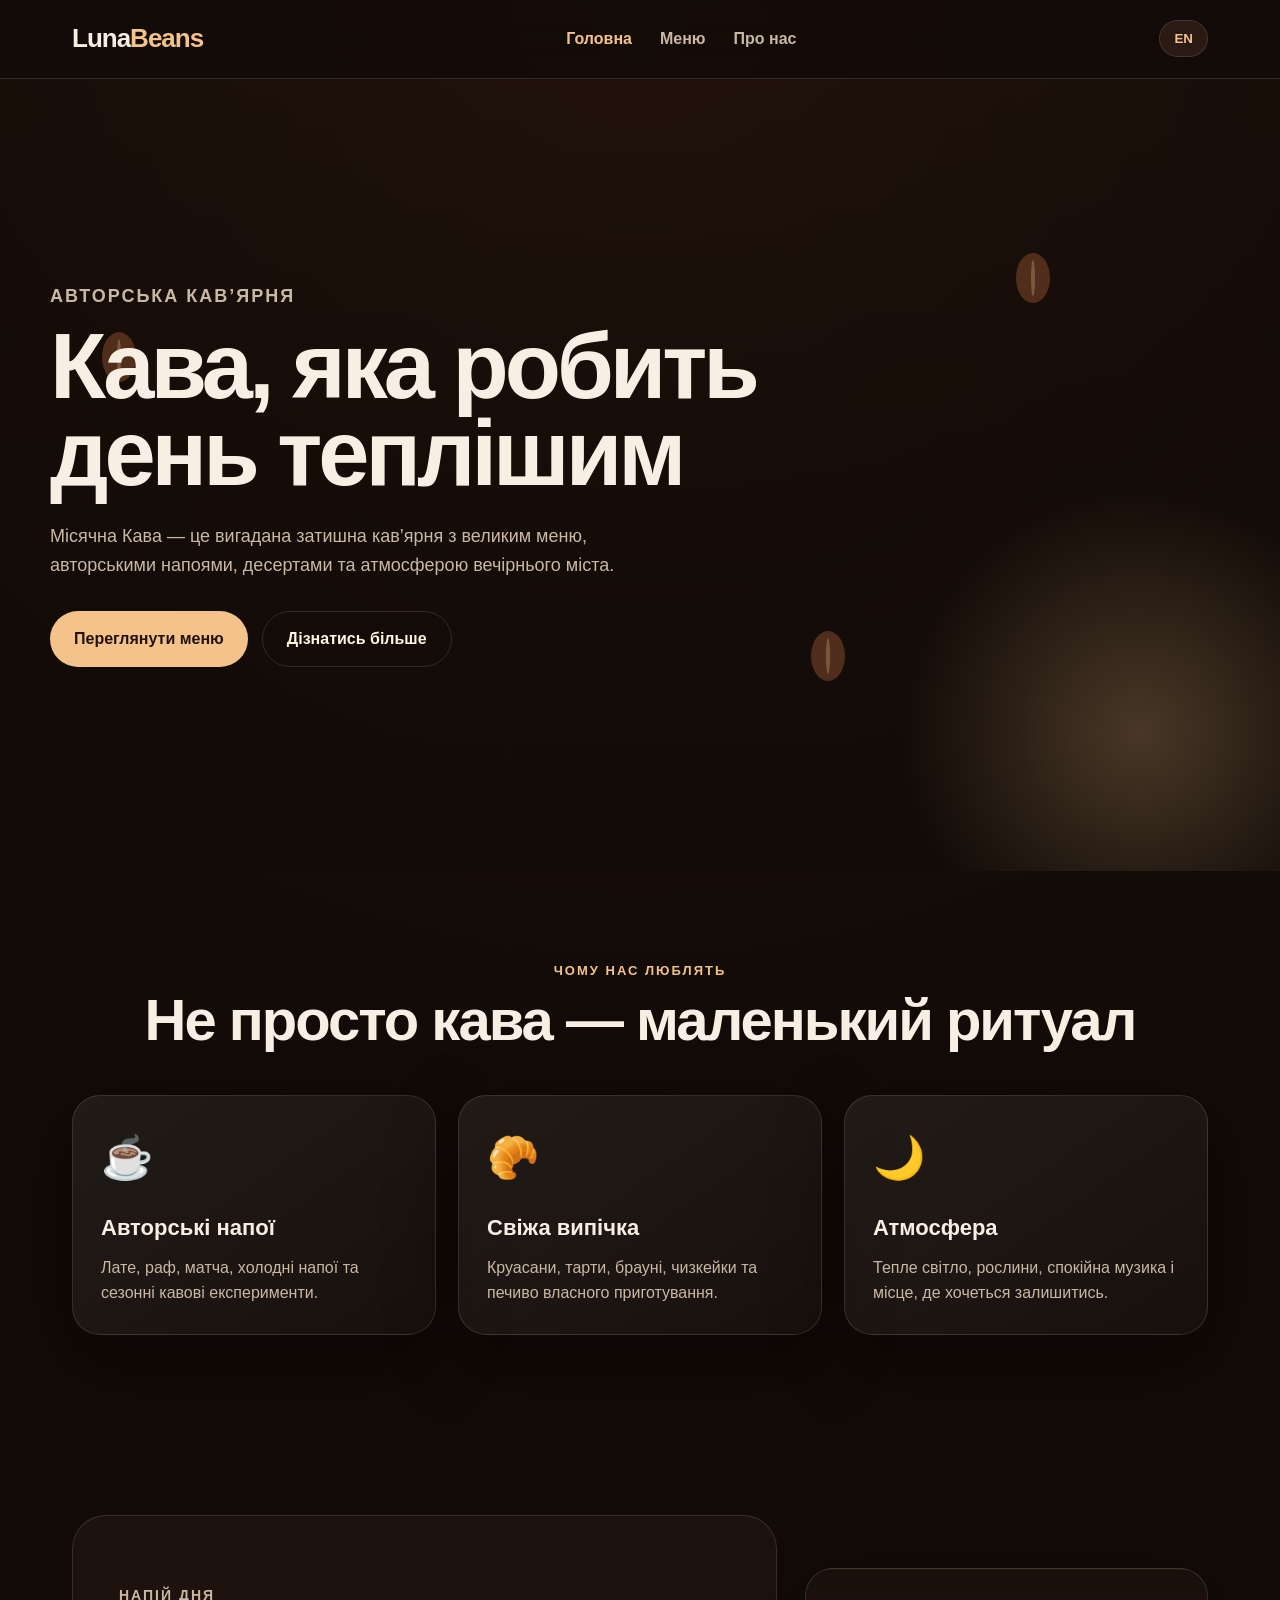
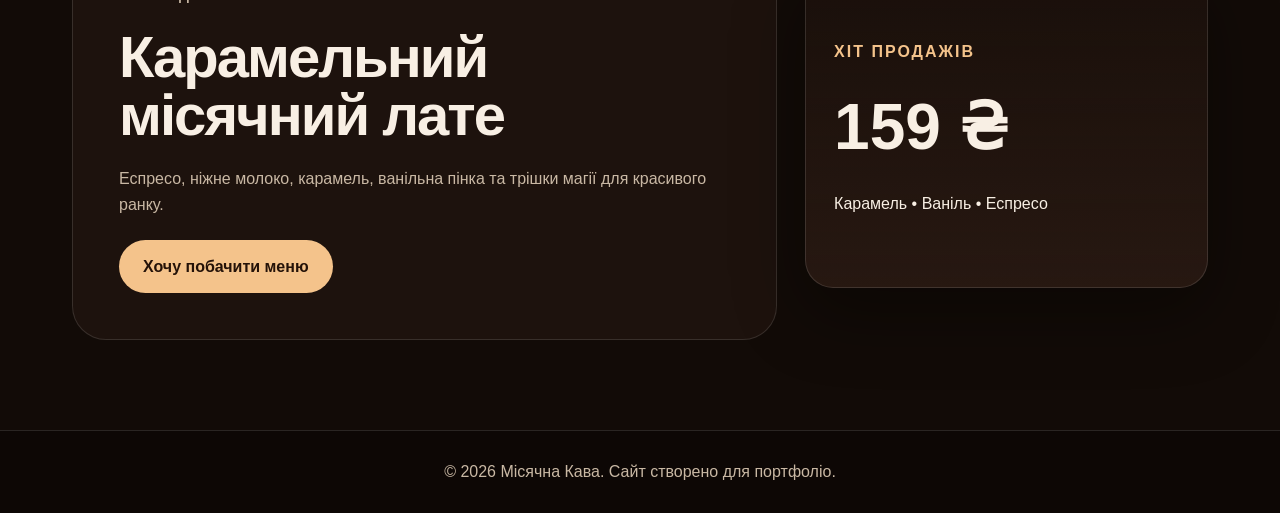
<file: index.html>
<!DOCTYPE html>
<html lang="uk">
<head>
  <meta charset="UTF-8" />
  <meta name="viewport" content="width=device-width, initial-scale=1.0" />
  <title>LunaBeans</title>
  <link rel="stylesheet" href="css/style.css" />
  <link rel="icon" type="image/png" href="favicon.png">
  <!-- Google tag (gtag.js) -->
<script async src="https://www.googletagmanager.com/gtag/js?id=G-Q3MXF04VF8"></script>
<script>
  window.dataLayer = window.dataLayer || [];
  function gtag(){dataLayer.push(arguments);}
  gtag('js', new Date());

  gtag('config', 'G-Q3MXF04VF8');
</script>
</head>
<body>

<div class="page-loader">
  <div class="cup"></div>
  <p data-ua="Готуємо каву..." data-en="Brewing coffee...">Готуємо каву...</p>
</div>

<header class="header">
  <nav class="navbar">
    <a href="index.html" class="logo">Luna<span>Beans</span></a>

    <div class="nav-actions">
      <button class="lang-btn" id="langToggle">EN</button>

      <button class="burger" id="burger">
        <span></span><span></span><span></span>
      </button>
    </div>

    <ul class="nav-links" id="navLinks">
      <li><a href="index.html" class="active" data-ua="Головна" data-en="Home">Головна</a></li>
      <li><a href="menu.html" data-ua="Меню" data-en="Menu">Меню</a></li>
      <li><a href="about.html" data-ua="Про нас" data-en="About">Про нас</a></li>
    </ul>
  </nav>
</header>

<section class="hero">
  <div class="floating-bean bean-1"></div>
  <div class="floating-bean bean-2"></div>
  <div class="floating-bean bean-3"></div>

  <div class="hero-content reveal">
    <p class="subtitle" data-ua="Авторська кав’ярня" data-en="Artisan Coffee House">Авторська кав’ярня</p>
    <h1 data-ua="Кава, яка робить день теплішим" data-en="Coffee that makes your day warmer">
      Кава, яка робить день теплішим
    </h1>
    <p data-ua="Місячна Кава — це вигадана затишна кав’ярня з великим меню, авторськими напоями, десертами та атмосферою вечірнього міста."
       data-en="Moon Coffee is a fictional cozy café with a large menu, signature drinks, desserts and warm city vibes.">
      Місячна Кава — це вигадана затишна кав’ярня з великим меню, авторськими напоями, десертами та атмосферою вечірнього міста.
    </p>

    <div class="hero-buttons">
      <a href="menu.html" class="btn primary" data-ua="Переглянути меню" data-en="View Menu">Переглянути меню</a>
      <a href="about.html" class="btn secondary" data-ua="Дізнатись більше" data-en="Learn More">Дізнатись більше</a>
    </div>
  </div>
</section>

<section class="section">
  <div class="section-title reveal">
    <p data-ua="Чому нас люблять" data-en="Why people love us">Чому нас люблять</p>
    <h2 data-ua="Не просто кава — маленький ритуал" data-en="Not just coffee — a small ritual">
      Не просто кава — маленький ритуал
    </h2>
  </div>

  <div class="cards">
    <div class="card reveal">
      <div class="icon">☕</div>
      <h3 data-ua="Авторські напої" data-en="Signature Drinks">Авторські напої</h3>
      <p data-ua="Лате, раф, матча, холодні напої та сезонні кавові експерименти."
         data-en="Lattes, raf coffee, matcha, cold drinks and seasonal coffee experiments.">
        Лате, раф, матча, холодні напої та сезонні кавові експерименти.
      </p>
    </div>

    <div class="card reveal">
      <div class="icon">🥐</div>
      <h3 data-ua="Свіжа випічка" data-en="Fresh Bakery">Свіжа випічка</h3>
      <p data-ua="Круасани, тарти, брауні, чизкейки та печиво власного приготування."
         data-en="Croissants, tarts, brownies, cheesecakes and homemade cookies.">
        Круасани, тарти, брауні, чизкейки та печиво власного приготування.
      </p>
    </div>

    <div class="card reveal">
      <div class="icon">🌙</div>
      <h3 data-ua="Атмосфера" data-en="Atmosphere">Атмосфера</h3>
      <p data-ua="Тепле світло, рослини, спокійна музика і місце, де хочеться залишитись."
         data-en="Warm lights, plants, calm music and a place you want to stay in.">
        Тепле світло, рослини, спокійна музика і місце, де хочеться залишитись.
      </p>
    </div>
  </div>
</section>

<section class="highlight section reveal">
  <div class="highlight-text">
    <p class="subtitle" data-ua="Напій дня" data-en="Drink of the day">Напій дня</p>
    <h2 data-ua="Карамельний місячний лате" data-en="Caramel Moon Latte">Карамельний місячний лате</h2>
    <p data-ua="Еспресо, ніжне молоко, карамель, ванільна пінка та трішки магії для красивого ранку."
       data-en="Espresso, soft milk, caramel, vanilla foam and a little magic for a beautiful morning.">
      Еспресо, ніжне молоко, карамель, ванільна пінка та трішки магії для красивого ранку.
    </p>
    <a href="menu.html" class="btn primary" data-ua="Хочу побачити меню" data-en="Explore Menu">Хочу побачити меню</a>
  </div>

  <div class="highlight-box">
    <span data-ua="Хіт продажів" data-en="Best Seller">Хіт продажів</span>
    <h3>159 ₴</h3>
    <p data-ua="Карамель • Ваніль • Еспресо" data-en="Caramel • Vanilla • Espresso">Карамель • Ваніль • Еспресо</p>
  </div>
</section>

<footer class="footer">
  <p 
    data-ua="© 2026 Місячна Кава. Сайт створено для портфоліо."
    data-en="© 2026 Moon Coffee. Portfolio website.">
    © 2026 Місячна Кава. Сайт створено для портфоліо.
  </p>
</footer>

<script src="js/script.js"></script>
</body>
</html>
</file>
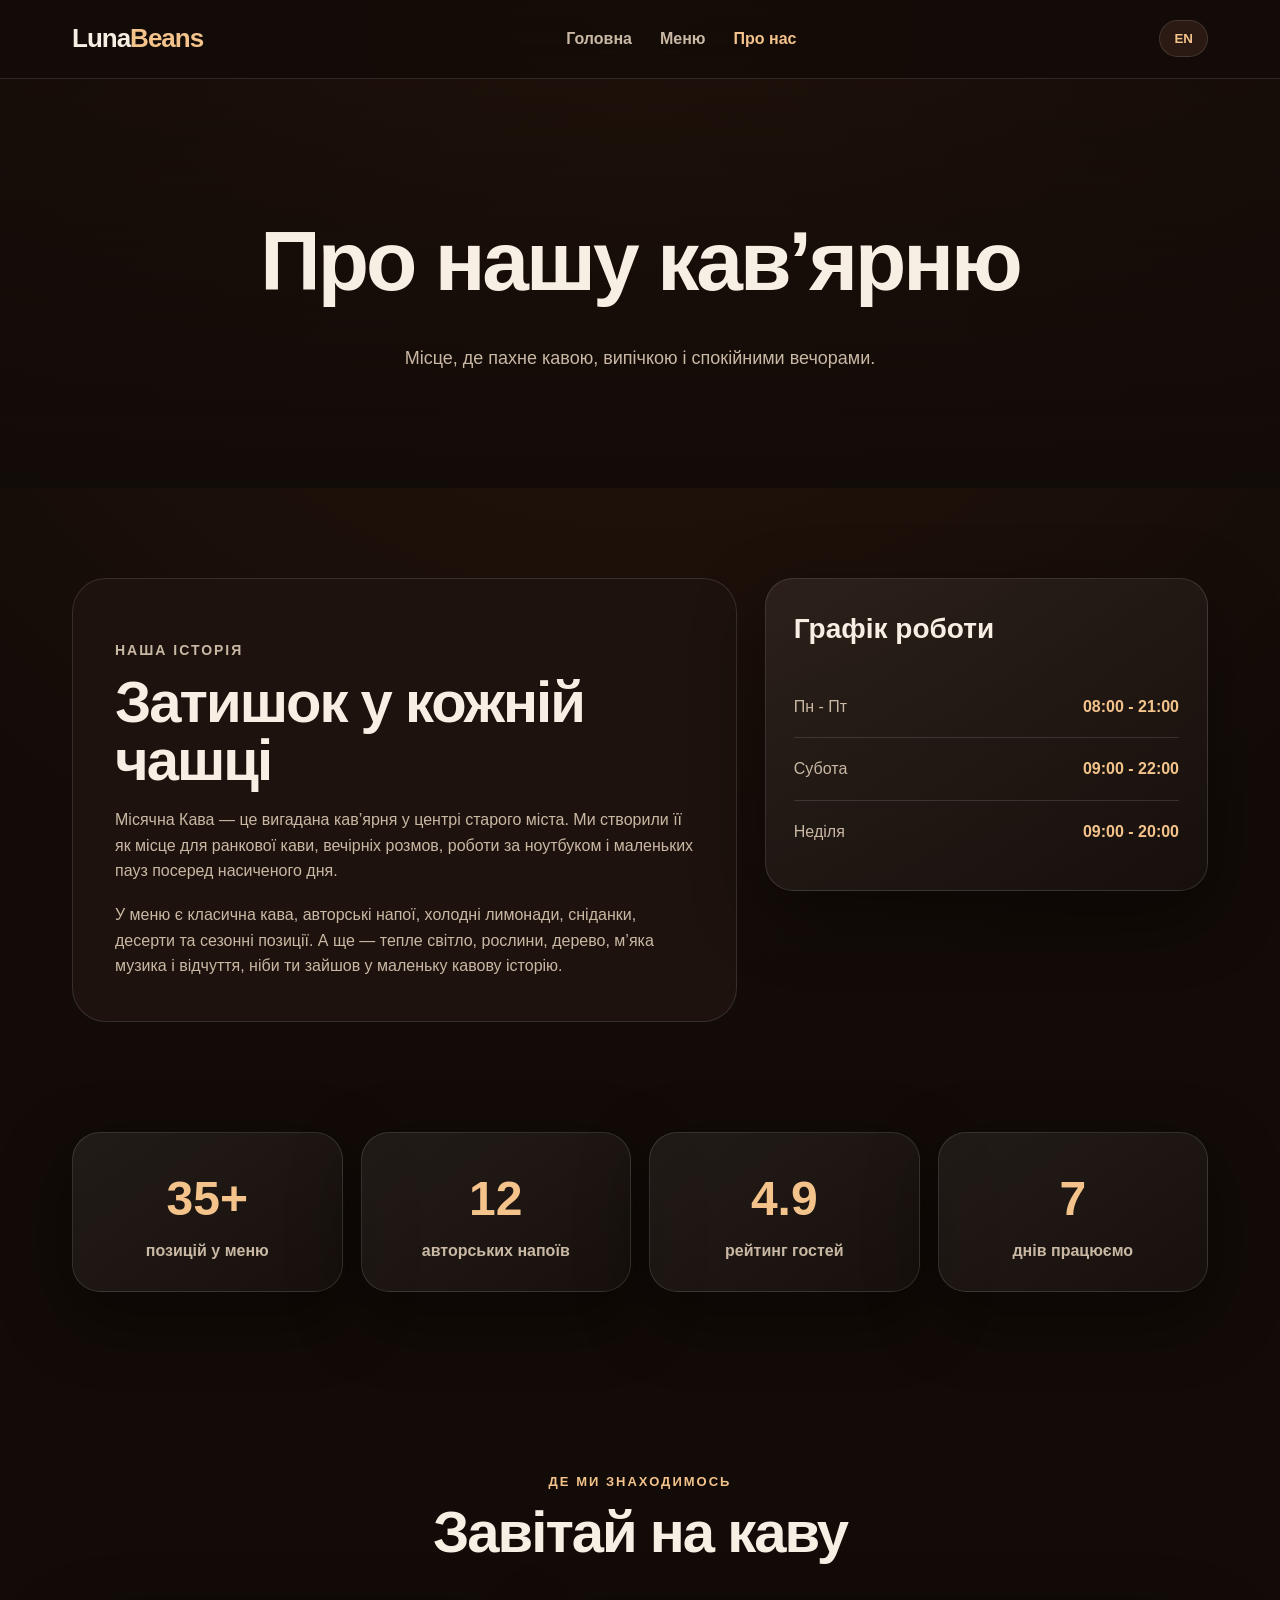
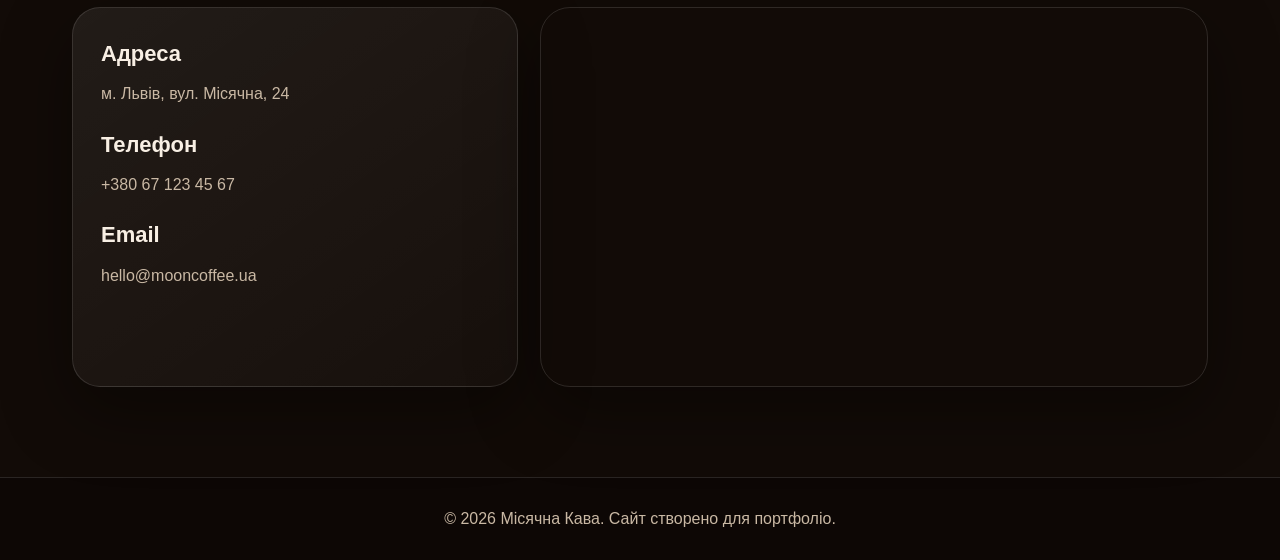
<file: about.html>
<!DOCTYPE html>
<html lang="uk">
<head>
  <meta charset="UTF-8" />
  <meta name="viewport" content="width=device-width, initial-scale=1.0" />
  <title>Про нас | LunaBeans</title>
  <link rel="stylesheet" href="css/style.css" />
  <link rel="icon" type="image/png" href="favicon.png">
</head>
<body>

<div class="page-loader">
  <div class="cup"></div>
  <p data-ua="Відчиняємо двері..." data-en="Opening the doors...">Відчиняємо двері...</p>
</div>

<header class="header">
  <nav class="navbar">
    <a href="index.html" class="logo">Luna<span>Beans</span></a>

    <div class="nav-actions">
      <button class="lang-btn" id="langToggle">EN</button>
      <button class="burger" id="burger">
        <span></span><span></span><span></span>
      </button>
    </div>

    <ul class="nav-links" id="navLinks">
      <li><a href="index.html" data-ua="Головна" data-en="Home">Головна</a></li>
      <li><a href="menu.html" data-ua="Меню" data-en="Menu">Меню</a></li>
      <li><a href="about.html" class="active" data-ua="Про нас" data-en="About">Про нас</a></li>
    </ul>
  </nav>
</header>

<section class="page-hero about-bg">
  <h1 data-ua="Про нашу кав’ярню" data-en="About our café">Про нашу кав’ярню</h1>
  <p data-ua="Місце, де пахне кавою, випічкою і спокійними вечорами."
     data-en="A place that smells like coffee, pastries and calm evenings.">
    Місце, де пахне кавою, випічкою і спокійними вечорами.
  </p>
</section>

<section class="about-section section">
  <div class="about-text reveal">
    <p class="subtitle" data-ua="Наша історія" data-en="Our story">Наша історія</p>
    <h2 data-ua="Затишок у кожній чашці" data-en="Cozy feeling in every cup">Затишок у кожній чашці</h2>

    <p data-ua="Місячна Кава — це вигадана кав’ярня у центрі старого міста. Ми створили її як місце для ранкової кави, вечірніх розмов, роботи за ноутбуком і маленьких пауз посеред насиченого дня."
       data-en="Moon Coffee is a fictional café in the heart of the old city. We created it as a place for morning coffee, evening talks, laptop work and small breaks during a busy day.">
      Місячна Кава — це вигадана кав’ярня у центрі старого міста. Ми створили її як місце для ранкової кави, вечірніх розмов, роботи за ноутбуком і маленьких пауз посеред насиченого дня.
    </p>

    <p data-ua="У меню є класична кава, авторські напої, холодні лимонади, сніданки, десерти та сезонні позиції. А ще — тепле світло, рослини, дерево, м’яка музика і відчуття, ніби ти зайшов у маленьку кавову історію."
       data-en="The menu includes classic coffee, signature drinks, cold lemonades, breakfasts, desserts and seasonal items. Also warm lights, plants, wood, soft music and the feeling that you entered a small coffee story.">
      У меню є класична кава, авторські напої, холодні лимонади, сніданки, десерти та сезонні позиції. А ще — тепле світло, рослини, дерево, м’яка музика і відчуття, ніби ти зайшов у маленьку кавову історію.
    </p>
  </div>

  <div class="about-panel reveal">
    <h3 data-ua="Графік роботи" data-en="Opening Hours">Графік роботи</h3>
    <ul>
      <li><span data-ua="Пн - Пт" data-en="Mon - Fri">Пн - Пт</span><strong>08:00 - 21:00</strong></li>
      <li><span data-ua="Субота" data-en="Saturday">Субота</span><strong>09:00 - 22:00</strong></li>
      <li><span data-ua="Неділя" data-en="Sunday">Неділя</span><strong>09:00 - 20:00</strong></li>
    </ul>
  </div>
</section>

<section class="stats section">
  <div class="stat reveal">
    <h3>35+</h3>
    <p data-ua="позицій у меню" data-en="menu items">позицій у меню</p>
  </div>

  <div class="stat reveal">
    <h3>12</h3>
    <p data-ua="авторських напоїв" data-en="signature drinks">авторських напоїв</p>
  </div>

  <div class="stat reveal">
    <h3>4.9</h3>
    <p data-ua="рейтинг гостей" data-en="guest rating">рейтинг гостей</p>
  </div>

  <div class="stat reveal">
    <h3>7</h3>
    <p data-ua="днів працюємо" data-en="days open">днів працюємо</p>
  </div>
</section>

<section class="section">
  <div class="section-title reveal">
    <p data-ua="Де ми знаходимось" data-en="Where to find us">Де ми знаходимось</p>
    <h2 data-ua="Завітай на каву" data-en="Come for coffee">Завітай на каву</h2>
  </div>

  <div class="contact-map">
    <div class="contact-card reveal">
      <h3 data-ua="Адреса" data-en="Address">Адреса</h3>
      <p data-ua="м. Львів, вул. Місячна, 24" data-en="Lviv, Moonlight Street, 24">м. Львів, вул. Місячна, 24</p>

      <h3 data-ua="Телефон" data-en="Phone">Телефон</h3>
      <p>+380 67 123 45 67</p>

      <h3>Email</h3>
      <p>hello@mooncoffee.ua</p>
    </div>

    <div class="map reveal">
      <iframe
        src="https://www.google.com/maps?q=Lviv%20Ukraine&output=embed"
        loading="lazy"
        referrerpolicy="no-referrer-when-downgrade">
      </iframe>
    </div>
  </div>
</section>

<footer class="footer">
  <p 
    data-ua="© 2026 Місячна Кава. Сайт створено для портфоліо."
    data-en="© 2026 Moon Coffee. Portfolio website.">
    © 2026 Місячна Кава. Сайт створено для портфоліо.
  </p>
</footer>

<script src="js/script.js"></script>
</body>
</html>
</file>
<file: css/style.css>
* {
  margin: 0;
  padding: 0;
  box-sizing: border-box;
}

:root {
  --bg: #120b07;
  --bg-soft: #1d120d;
  --card: #2a1a13;
  --coffee: #c7834c;
  --coffee-light: #f4c38b;
  --cream: #fff4df;
  --text: #f8efe4;
  --muted: #c9b8a4;
  --border: rgba(255, 255, 255, 0.12);
  --shadow: 0 24px 70px rgba(0, 0, 0, 0.38);
}

html {
  scroll-behavior: smooth;
}

body {
  font-family: Arial, sans-serif;
  background: radial-gradient(circle at top, #2a160d 0%, var(--bg) 45%);
  color: var(--text);
  line-height: 1.6;
  overflow-x: hidden;
}

body.transitioning {
  overflow: hidden;
}

a {
  text-decoration: none;
  color: inherit;
}

img {
  width: 100%;
  display: block;
}

.page-loader {
  position: fixed;
  inset: 0;
  z-index: 9999;
  background: #120b07;
  display: flex;
  flex-direction: column;
  align-items: center;
  justify-content: center;
  transition: 0.65s ease;
}

.page-loader.hide {
  opacity: 0;
  visibility: hidden;
  pointer-events: none;
}

.cup {
  width: 70px;
  height: 54px;
  border: 4px solid var(--coffee-light);
  border-radius: 0 0 22px 22px;
  position: relative;
  animation: cupFloat 1.2s ease-in-out infinite;
}

.cup::before {
  content: "";
  position: absolute;
  right: -24px;
  top: 10px;
  width: 20px;
  height: 24px;
  border: 4px solid var(--coffee-light);
  border-left: none;
  border-radius: 0 15px 15px 0;
}

.cup::after {
  content: "";
  position: absolute;
  left: 13px;
  top: -28px;
  width: 10px;
  height: 22px;
  background: rgba(244, 195, 139, 0.5);
  border-radius: 20px;
  box-shadow: 18px -6px rgba(244, 195, 139, 0.35), 34px 2px rgba(244, 195, 139, 0.25);
  animation: steam 1.1s ease-in-out infinite;
}

.page-loader p {
  margin-top: 22px;
  color: var(--coffee-light);
  font-weight: 800;
}

@keyframes cupFloat {
  50% {
    transform: translateY(-8px);
  }
}

@keyframes steam {
  50% {
    transform: translateY(-8px);
    opacity: 0.4;
  }
}

.header {
  position: sticky;
  top: 0;
  z-index: 100;
  background: rgba(18, 11, 7, 0.86);
  backdrop-filter: blur(18px);
  border-bottom: 1px solid var(--border);
}

.navbar {
  max-width: 1180px;
  margin: 0 auto;
  padding: 18px 22px;
  display: flex;
  align-items: center;
  justify-content: space-between;
}

.logo {
  font-size: 26px;
  font-weight: 900;
  letter-spacing: -1px;
}

.logo span {
  color: var(--coffee-light);
}

.nav-links {
  display: flex;
  list-style: none;
  gap: 28px;
}

.nav-links a {
  color: var(--muted);
  font-weight: 700;
  transition: 0.3s;
}

.nav-links a:hover,
.nav-links a.active {
  color: var(--coffee-light);
}

.nav-actions {
  display: flex;
  align-items: center;
  gap: 10px;
  order: 3;
}

.lang-btn {
  border: 1px solid var(--border);
  background: var(--card);
  color: var(--coffee-light);
  padding: 10px 14px;
  border-radius: 999px;
  font-weight: 900;
  cursor: pointer;
  transition: 0.3s;
}

.lang-btn:hover {
  transform: translateY(-2px);
  background: rgba(244, 195, 139, 0.12);
}

.burger {
  display: none;
  width: 42px;
  height: 42px;
  border: 1px solid var(--border);
  background: var(--card);
  border-radius: 12px;
  cursor: pointer;
}

.burger span {
  display: block;
  width: 20px;
  height: 2px;
  background: var(--cream);
  margin: 5px auto;
  transition: 0.3s;
}

.hero {
  min-height: 88vh;
  display: flex;
  align-items: center;
  padding: 90px 22px;
  position: relative;
  overflow: hidden;
  background:
    linear-gradient(rgba(18, 11, 7, 0.35), rgba(18, 11, 7, 0.95)),
    url("https://images.unsplash.com/photo-1495474472287-4d71bcdd2085?auto=format&fit=crop&w=1800&q=80");
  background-size: cover;
  background-position: center;
}

.hero::after {
  content: "";
  position: absolute;
  width: 520px;
  height: 520px;
  right: -120px;
  bottom: -120px;
  background: radial-gradient(circle, rgba(244,195,139,0.24), transparent 65%);
}

.hero-content {
  max-width: 1180px;
  margin: 0 auto;
  width: 100%;
  position: relative;
  z-index: 2;
}

.subtitle {
  color: var(--coffee-light);
  text-transform: uppercase;
  letter-spacing: 2px;
  font-size: 14px;
  font-weight: 800;
  margin-bottom: 12px;
}

.hero h1 {
  max-width: 780px;
  font-size: clamp(46px, 8vw, 92px);
  line-height: 0.95;
  letter-spacing: -4px;
  margin-bottom: 24px;
}

.hero p {
  max-width: 620px;
  color: var(--muted);
  font-size: 18px;
}

.hero-buttons {
  display: flex;
  flex-wrap: wrap;
  gap: 14px;
  margin-top: 32px;
}

.btn {
  display: inline-flex;
  align-items: center;
  justify-content: center;
  padding: 14px 24px;
  border-radius: 999px;
  font-weight: 900;
  transition: 0.3s;
}

.btn.primary {
  background: var(--coffee-light);
  color: #241208;
}

.btn.primary:hover {
  transform: translateY(-3px);
  box-shadow: 0 16px 35px rgba(244, 195, 139, 0.25);
}

.btn.secondary {
  border: 1px solid var(--border);
  color: var(--cream);
}

.btn.secondary:hover {
  background: rgba(255, 255, 255, 0.08);
}

.floating-bean {
  position: absolute;
  width: 34px;
  height: 50px;
  background: #5c3320;
  border-radius: 50%;
  z-index: 1;
  opacity: 0.85;
  animation: floatBean 5s ease-in-out infinite;
}

.floating-bean::after {
  content: "";
  position: absolute;
  left: 15px;
  top: 7px;
  width: 4px;
  height: 36px;
  background: rgba(244, 195, 139, 0.35);
  border-radius: 50%;
}

.bean-1 {
  top: 22%;
  right: 18%;
}

.bean-2 {
  bottom: 24%;
  right: 34%;
  animation-delay: 1s;
}

.bean-3 {
  top: 32%;
  left: 8%;
  animation-delay: 2s;
}

@keyframes floatBean {
  50% {
    transform: translateY(-20px) rotate(16deg);
  }
}

.section {
  max-width: 1180px;
  margin: 0 auto;
  padding: 90px 22px;
}

.section-title {
  text-align: center;
  margin-bottom: 46px;
}

.section-title p {
  color: var(--coffee-light);
  text-transform: uppercase;
  letter-spacing: 2px;
  font-size: 13px;
  font-weight: 800;
}

.section-title h2,
.highlight-text h2,
.about-text h2 {
  font-size: clamp(34px, 5vw, 58px);
  line-height: 1;
  letter-spacing: -2px;
  margin-top: 10px;
}

.cards {
  display: grid;
  grid-template-columns: repeat(3, 1fr);
  gap: 22px;
}

.card,
.contact-card,
.stat,
.about-panel,
.highlight-box {
  background: linear-gradient(145deg, rgba(255,255,255,0.07), rgba(255,255,255,0.025));
  border: 1px solid var(--border);
  border-radius: 28px;
  padding: 28px;
  box-shadow: var(--shadow);
}

.icon {
  font-size: 42px;
  margin-bottom: 18px;
}

.card h3,
.contact-card h3 {
  font-size: 22px;
  margin-bottom: 10px;
}

.card p,
.contact-card p,
.about-text p,
.highlight-text p {
  color: var(--muted);
}

.highlight {
  display: grid;
  grid-template-columns: 1.4fr 0.8fr;
  gap: 28px;
  align-items: center;
}

.highlight-text {
  background: var(--bg-soft);
  border: 1px solid var(--border);
  border-radius: 34px;
  padding: 46px;
}

.highlight-text p {
  margin: 22px 0;
  max-width: 620px;
}

.highlight-box {
  min-height: 320px;
  display: flex;
  flex-direction: column;
  justify-content: center;
  background:
    linear-gradient(rgba(42, 26, 19, 0.32), rgba(42, 26, 19, 0.88)),
    url("https://images.unsplash.com/photo-1517701604599-bb29b565090c?auto=format&fit=crop&w=900&q=80");
  background-size: cover;
  background-position: center;
}

.highlight-box span {
  color: var(--coffee-light);
  font-weight: 900;
  text-transform: uppercase;
  letter-spacing: 2px;
}

.highlight-box h3 {
  font-size: 64px;
  margin: 12px 0;
}

.page-hero {
  padding: 115px 22px;
  text-align: center;
  background:
    linear-gradient(rgba(18, 11, 7, 0.55), rgba(18, 11, 7, 0.95)),
    url("https://images.unsplash.com/photo-1509042239860-f550ce710b93?auto=format&fit=crop&w=1800&q=80");
  background-size: cover;
  background-position: center;
}

.menu-bg {
  background:
    linear-gradient(rgba(18, 11, 7, 0.5), rgba(18, 11, 7, 0.95)),
    url("https://images.unsplash.com/photo-1442512595331-e89e73853f31?auto=format&fit=crop&w=1800&q=80");
  background-size: cover;
  background-position: center;
}

.about-bg {
  background:
    linear-gradient(rgba(18, 11, 7, 0.5), rgba(18, 11, 7, 0.95)),
    url("https://images.unsplash.com/photo-1554118811-1e0d58224f24?auto=format&fit=crop&w=1800&q=80");
  background-size: cover;
  background-position: center;
}

.page-hero h1 {
  font-size: clamp(46px, 7vw, 84px);
  letter-spacing: -3px;
}

.page-hero p {
  color: var(--muted);
  max-width: 650px;
  margin: 16px auto 0;
  font-size: 18px;
}

.menu-tabs {
  display: flex;
  justify-content: center;
  flex-wrap: wrap;
  gap: 12px;
  margin-bottom: 42px;
}

.tab-btn {
  border: 1px solid var(--border);
  background: var(--card);
  color: var(--muted);
  padding: 12px 18px;
  border-radius: 999px;
  cursor: pointer;
  font-weight: 900;
  transition: 0.3s;
}

.tab-btn:hover,
.tab-btn.active {
  color: #241208;
  background: var(--coffee-light);
}

.product-grid {
  display: grid;
  grid-template-columns: repeat(3, 1fr);
  gap: 22px;
}

.product-card {
  background: linear-gradient(145deg, rgba(255,255,255,0.07), rgba(255,255,255,0.025));
  border: 1px solid var(--border);
  border-radius: 30px;
  overflow: hidden;
  box-shadow: var(--shadow);
  transition: 0.35s;
}

.product-card.hide {
  display: none;
}

.product-card:hover {
  transform: translateY(-8px);
  border-color: rgba(244, 195, 139, 0.55);
}

.product-card img {
  height: 230px;
  object-fit: cover;
}

.product-info {
  padding: 22px;
}

.tag {
  display: inline-block;
  padding: 6px 12px;
  background: rgba(244, 195, 139, 0.12);
  color: var(--coffee-light);
  border: 1px solid rgba(244, 195, 139, 0.25);
  border-radius: 999px;
  font-size: 12px;
  font-weight: 900;
  margin-bottom: 12px;
}

.product-info h3 {
  font-size: 22px;
  line-height: 1.15;
  margin-bottom: 10px;
}

.product-info p {
  color: var(--muted);
  margin-bottom: 18px;
}

.product-info strong {
  color: var(--coffee-light);
  font-size: 24px;
}

.about-section {
  display: grid;
  grid-template-columns: 1.2fr 0.8fr;
  gap: 28px;
  align-items: start;
}

.about-text {
  background: var(--bg-soft);
  border: 1px solid var(--border);
  border-radius: 34px;
  padding: 42px;
}

.about-text p {
  margin-top: 18px;
}

.about-panel h3 {
  font-size: 28px;
  margin-bottom: 24px;
}

.about-panel ul {
  list-style: none;
}

.about-panel li {
  display: flex;
  justify-content: space-between;
  gap: 16px;
  padding: 18px 0;
  border-bottom: 1px solid var(--border);
}

.about-panel li:last-child {
  border-bottom: none;
}

.about-panel span {
  color: var(--muted);
}

.about-panel strong {
  color: var(--coffee-light);
}

.stats {
  display: grid;
  grid-template-columns: repeat(4, 1fr);
  gap: 18px;
  padding-top: 20px;
}

.stat {
  text-align: center;
}

.stat h3 {
  font-size: 48px;
  color: var(--coffee-light);
}

.stat p {
  color: var(--muted);
  font-weight: 800;
}

.contact-map {
  display: grid;
  grid-template-columns: 0.8fr 1.2fr;
  gap: 22px;
}

.contact-card h3 {
  margin-top: 20px;
}

.contact-card h3:first-child {
  margin-top: 0;
}

.map {
  min-height: 380px;
  border-radius: 30px;
  overflow: hidden;
  border: 1px solid var(--border);
  box-shadow: var(--shadow);
}

.map iframe {
  width: 100%;
  height: 100%;
  border: 0;
  filter: sepia(25%) saturate(80%) brightness(85%);
}

.footer {
  padding: 28px 22px;
  text-align: center;
  color: var(--muted);
  border-top: 1px solid var(--border);
  background: #0d0705;
}

.reveal {
  opacity: 0;
  transform: translateY(28px);
  transition: 0.75s ease;
}

.reveal.show {
  opacity: 1;
  transform: translateY(0);
}

@media (max-width: 950px) {
  .cards,
  .product-grid,
  .stats,
  .highlight,
  .about-section,
  .contact-map {
    grid-template-columns: 1fr 1fr;
  }

  .hero h1 {
    letter-spacing: -2px;
  }
}

@media (max-width: 720px) {
  .burger {
    display: block;
  }

  .navbar {
    position: relative;
  }

  .nav-links {
    position: absolute;
    top: 78px;
    left: 18px;
    right: 18px;
    display: none;
    flex-direction: column;
    gap: 0;
    padding: 16px;
    background: var(--card);
    border: 1px solid var(--border);
    border-radius: 22px;
    box-shadow: var(--shadow);
  }

  .nav-links.show {
    display: flex;
  }

  .nav-links a {
    display: block;
    padding: 14px;
  }

  .hero {
    min-height: 78vh;
    padding-top: 90px;
  }

  .hero p,
  .page-hero p {
    font-size: 16px;
  }

  .section {
    padding: 64px 18px;
  }

  .cards,
  .product-grid,
  .stats,
  .highlight,
  .about-section,
  .contact-map {
    grid-template-columns: 1fr;
  }

  .highlight-text,
  .about-text {
    padding: 28px;
  }

  .product-card img {
    height: 220px;
  }

  .page-hero {
    padding: 90px 18px;
  }

  .about-panel li {
    flex-direction: column;
    gap: 4px;
  }

  .map {
    min-height: 320px;
  }

  .floating-bean {
    display: none;
  }
}

@media (max-width: 430px) {
  .navbar {
    padding: 16px;
  }

  .logo {
    font-size: 21px;
  }

  .hero h1 {
    font-size: 44px;
  }

  .hero-buttons {
    flex-direction: column;
  }

  .btn {
    width: 100%;
  }

  .card,
  .contact-card,
  .stat,
  .about-panel,
  .highlight-box {
    padding: 22px;
    border-radius: 22px;
  }

  .highlight-box h3 {
    font-size: 46px;
  }

  .menu-tabs {
    justify-content: flex-start;
  }
}
</file>
